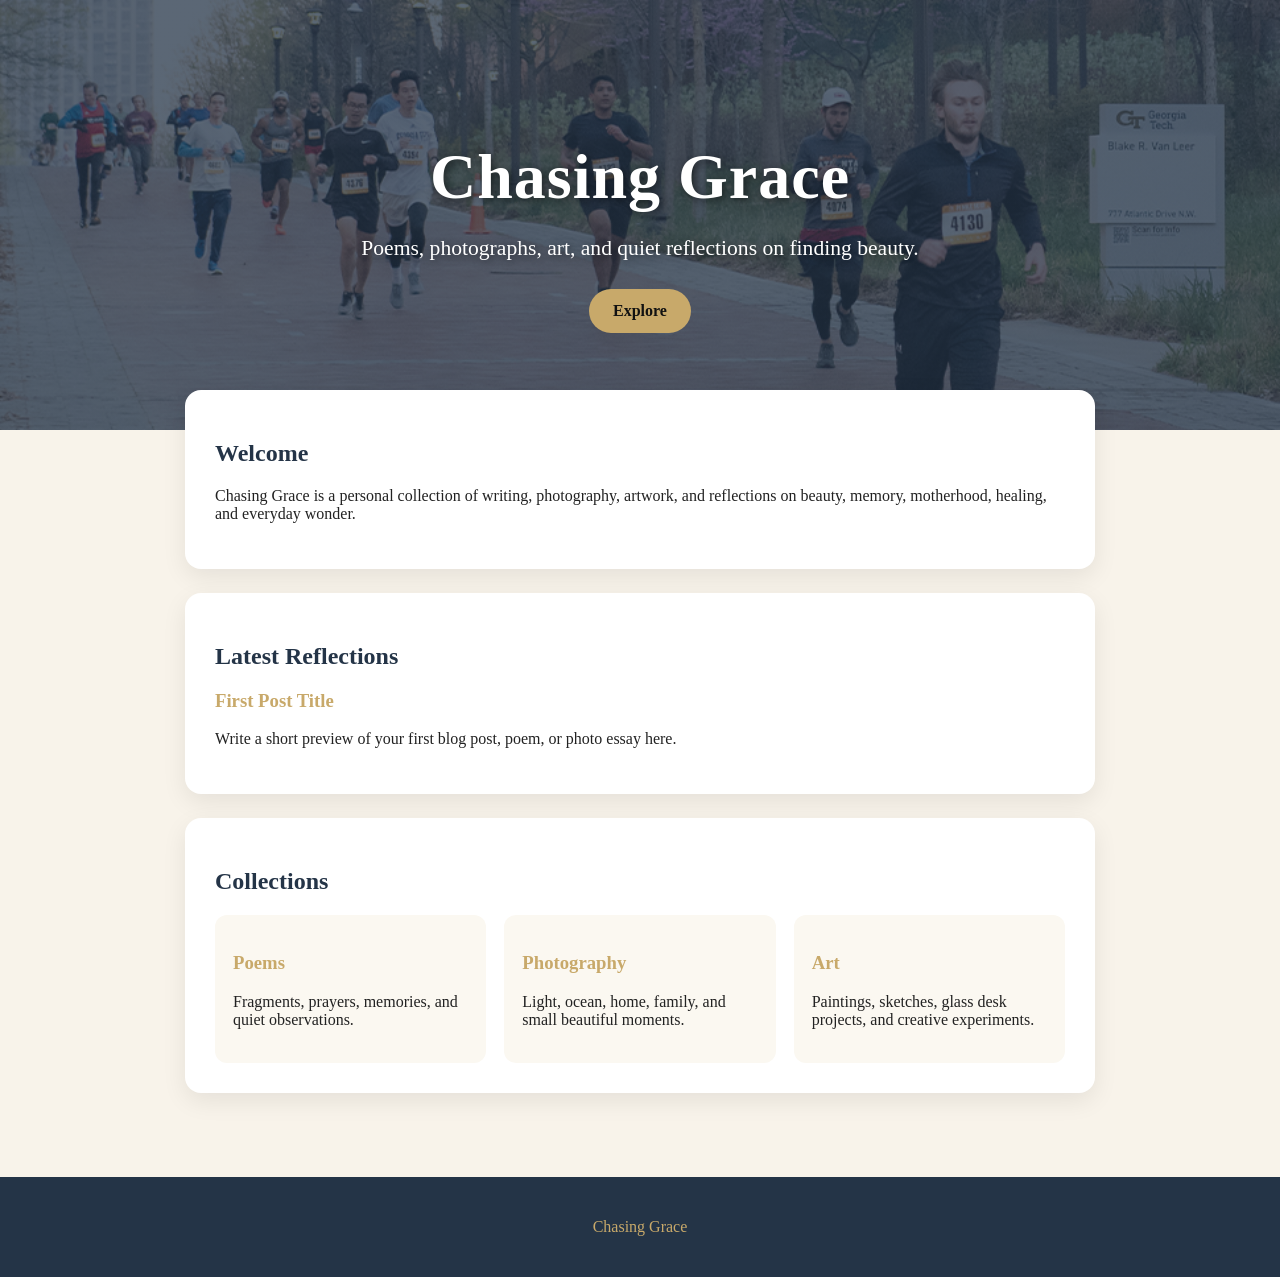
<file: index.html>
<!DOCTYPE html>
<html lang="en">
<head>
  <meta charset="UTF-8" />
  <meta name="viewport" content="width=device-width, initial-scale=1.0" />
  <title>Chasing Grace</title>
  <link rel="stylesheet" href="styles.css" />
</head>
<body>

  <header class="hero">
    <div class="overlay">
      <h1>Chasing Grace</h1>
      <p>Poems, photographs, art, and quiet reflections on finding beauty.</p>
      <a href="#latest" class="button">Explore</a>
    </div>
  </header>

  <main>
    <section class="card">
      <h2>Welcome</h2>
      <p>
        Chasing Grace is a personal collection of writing, photography, artwork,
        and reflections on beauty, memory, motherhood, healing, and everyday wonder.
      </p>
    </section>

    <section class="card" id="latest">
      <h2>Latest Reflections</h2>
      <article>
        <h3>First Post Title</h3>
        <p>
          Write a short preview of your first blog post, poem, or photo essay here.
        </p>
      </article>
    </section>

    <section class="card">
      <h2>Collections</h2>
      <div class="grid">
        <div>
          <h3>Poems</h3>
          <p>Fragments, prayers, memories, and quiet observations.</p>
        </div>
        <div>
          <h3>Photography</h3>
          <p>Light, ocean, home, family, and small beautiful moments.</p>
        </div>
        <div>
          <h3>Art</h3>
          <p>Paintings, sketches, glass desk projects, and creative experiments.</p>
        </div>
      </div>
    </section>
  </main>

  <footer>
    <p>Chasing Grace</p>
  </footer>

</body>
</html>
</file>
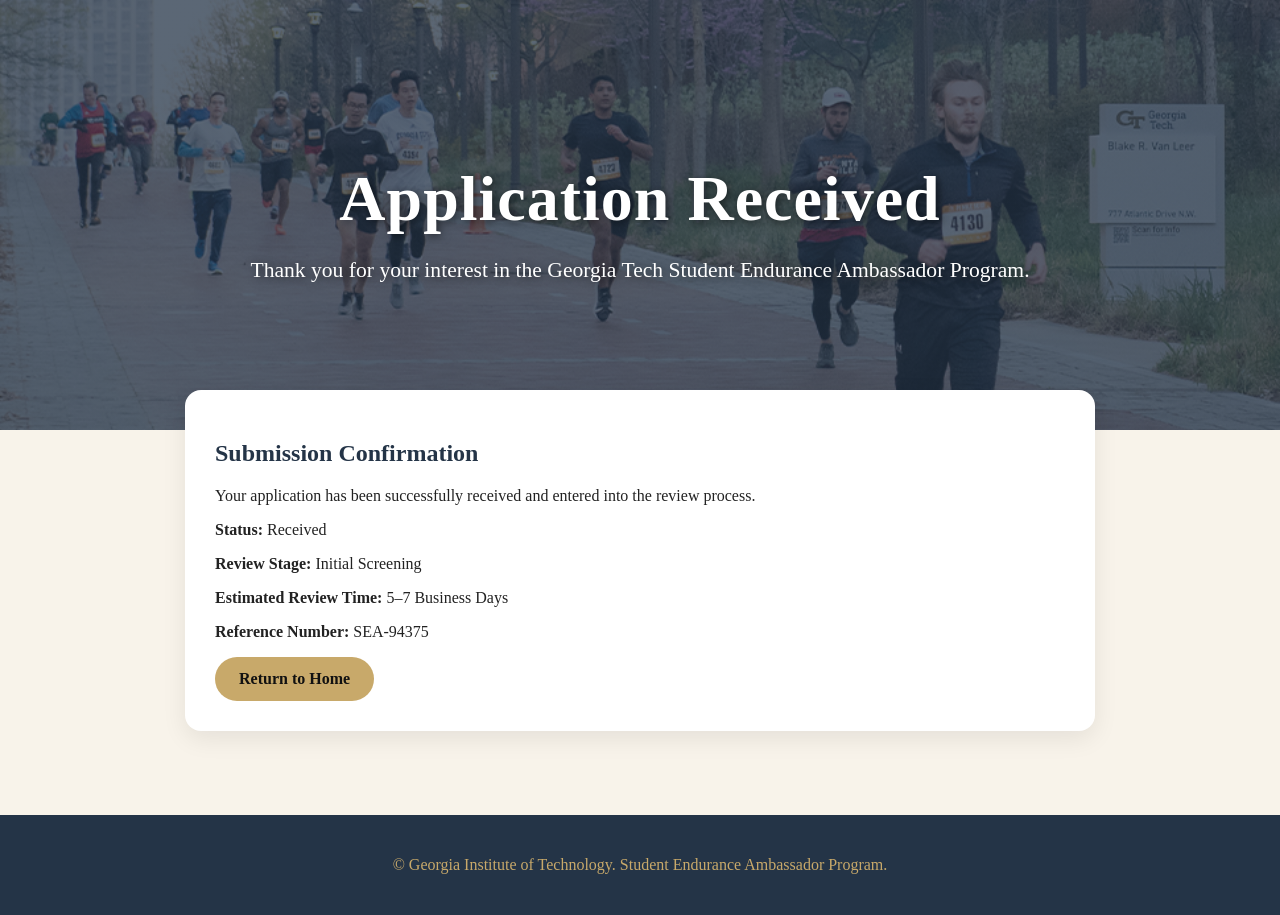
<file: confirmation.html>
<!DOCTYPE html>
<html lang="en">
<head>
    <meta charset="UTF-8">
    <meta name="viewport" content="width=device-width, initial-scale=1.0">
    <title>Application Received | Georgia Tech Student Endurance Ambassador Program</title>
    <meta name="description" content="Confirmation page for the Georgia Tech Student Endurance Ambassador Program application.">
   
    <link rel="stylesheet" href="styles.css">
   
    <script src="js/app.js" defer></script>
</head>
<body>

    <header class="hero">
        <div class="overlay">
            <h1>Application Received</h1>
            <p>Thank you for your interest in the Georgia Tech Student Endurance Ambassador Program.</p>
        </div>
    </header>

    <main>
        <section class="card highlight">
            <h2>Submission Confirmation</h2>

            <p>Your application has been successfully received and entered into the review process.</p>

            <div class="status-summary">
                <p><strong>Status:</strong> <span class="badge badge-success">Received</span></p>
                <p><strong>Review Stage:</strong> Initial Screening</p>
                <p><strong>Estimated Review Time:</strong> 5–7 Business Days</p>
               
                <p id="reference"><strong>Reference Number:</strong> Generating...</p>
            </div>

            <a class="button" href="index.html">Return to Home</a>
        </section>
    </main>

    <footer>
        <p>&copy; Georgia Institute of Technology. Student Endurance Ambassador Program.</p>
    </footer>

</body>
</html>
</file>
<file: styles.css>
:root {
  --deep-blue: #243447;
  --soft-gold: #c8a96a;
  --cream: #f8f3ea;
  --white: #ffffff;
  --text-dark: #222222;
  --text-muted: #666666;
  --shadow: 0 8px 24px rgba(0, 0, 0, 0.08);
}

* {
  box-sizing: border-box;
}

body {
  margin: 0;
  font-family: Georgia, "Times New Roman", serif;
  background: var(--cream);
  color: var(--text-dark);
}

.hero {
  min-height: 430px;
  display: flex;
  align-items: center;
  justify-content: center;
  padding: 40px;
  text-align: center;
  color: var(--white);
  background:
    linear-gradient(rgba(36, 52, 71, 0.75), rgba(36, 52, 71, 0.75)),
    url("images/banner.jpg") center/cover no-repeat;
}

.overlay {
  max-width: 850px;
}

.hero h1 {
  font-size: 4rem;
  margin-bottom: 12px;
  letter-spacing: 1px;
  text-shadow: 2px 2px 8px rgba(0, 0, 0, 0.55);
}

.hero p {
  font-size: 1.35rem;
  margin-bottom: 28px;
  text-shadow: 2px 2px 8px rgba(0, 0, 0, 0.55);
}

.button {
  display: inline-block;
  padding: 13px 24px;
  background: var(--soft-gold);
  color: #111111;
  border-radius: 30px;
  text-decoration: none;
  font-weight: bold;
}

main {
  max-width: 950px;
  margin: -60px auto 40px;
  padding: 20px;
}

.card {
  background: var(--white);
  padding: 30px;
  margin-bottom: 24px;
  border-radius: 16px;
  box-shadow: var(--shadow);
}

h2 {
  color: var(--deep-blue);
}

h3 {
  color: var(--soft-gold);
}

.grid {
  display: grid;
  grid-template-columns: repeat(3, 1fr);
  gap: 18px;
}

.grid div {
  background: #fbf8f1;
  padding: 18px;
  border-radius: 12px;
}

footer {
  text-align: center;
  padding: 25px;
  background: var(--deep-blue);
  color: var(--soft-gold);
}

@media (max-width: 700px) {
  .hero h1 {
    font-size: 2.7rem;
  }

  .grid {
    grid-template-columns: 1fr;
  }
}
</file>
